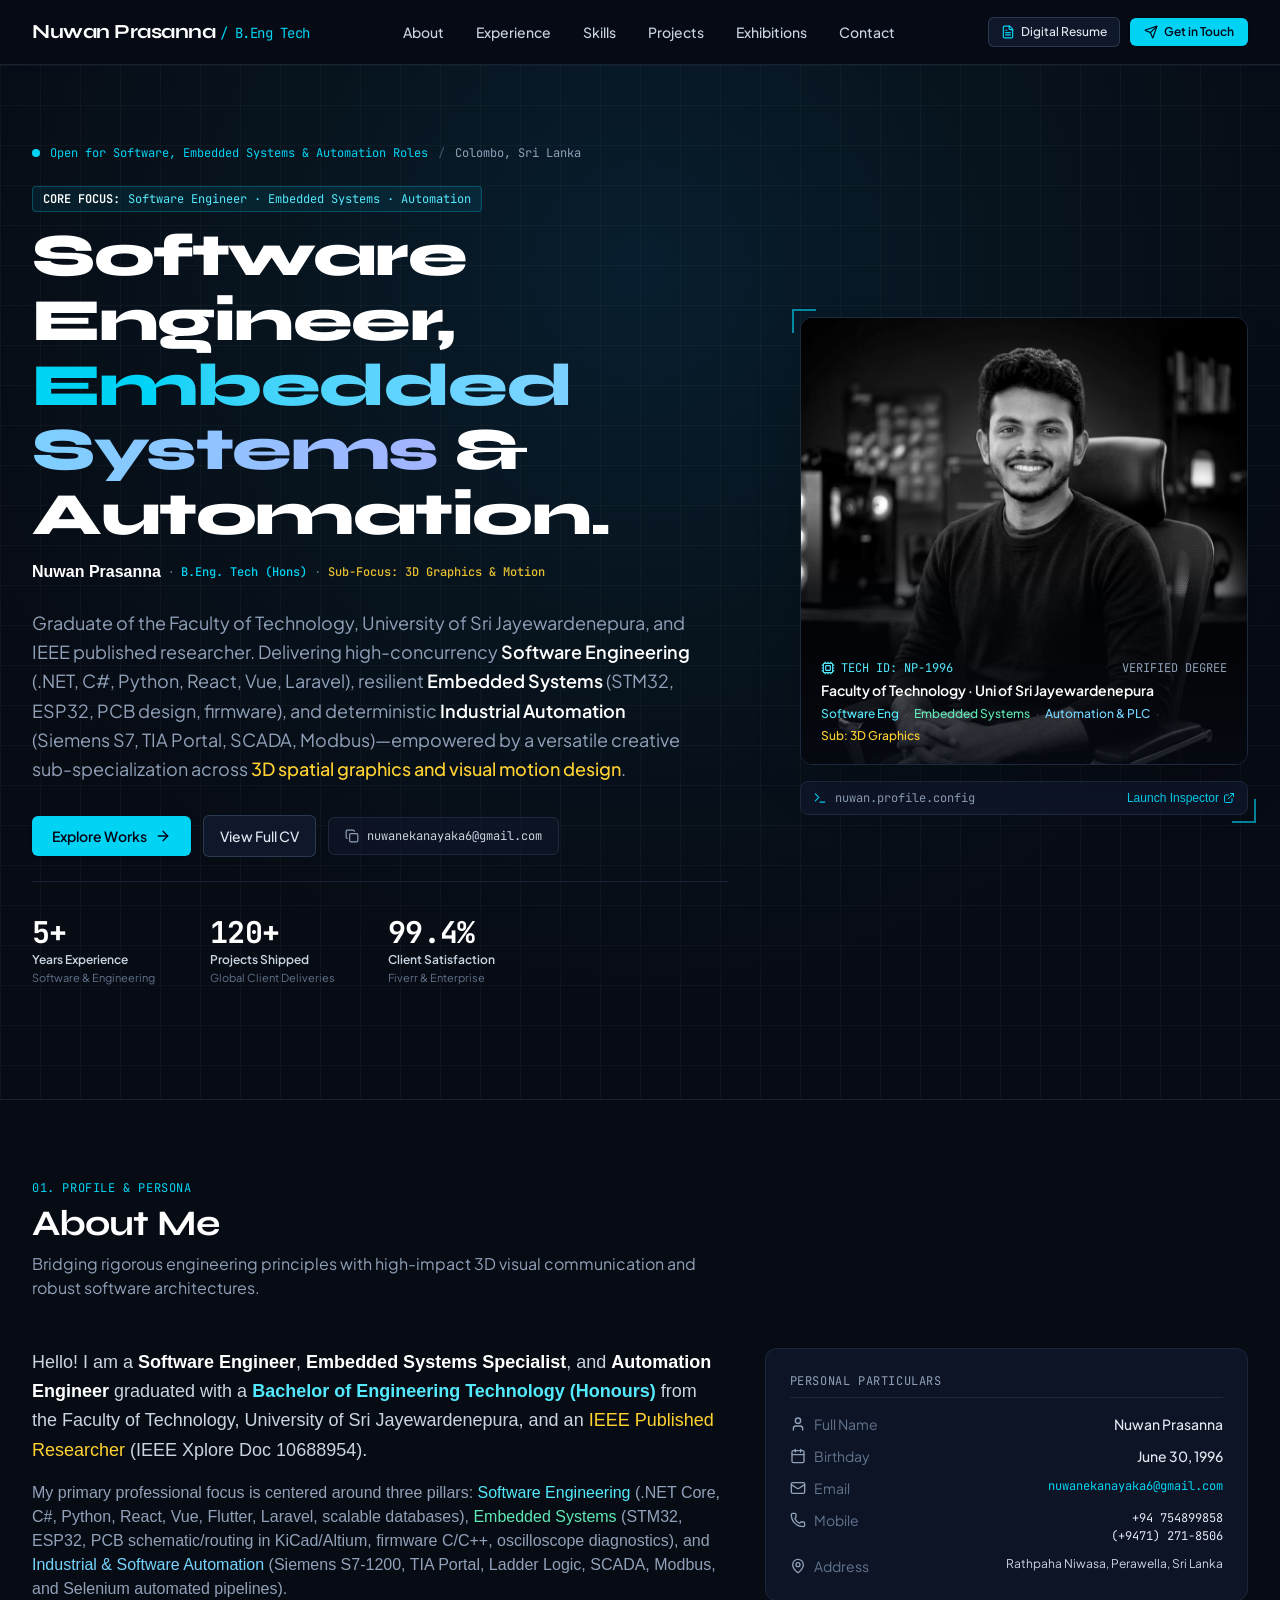
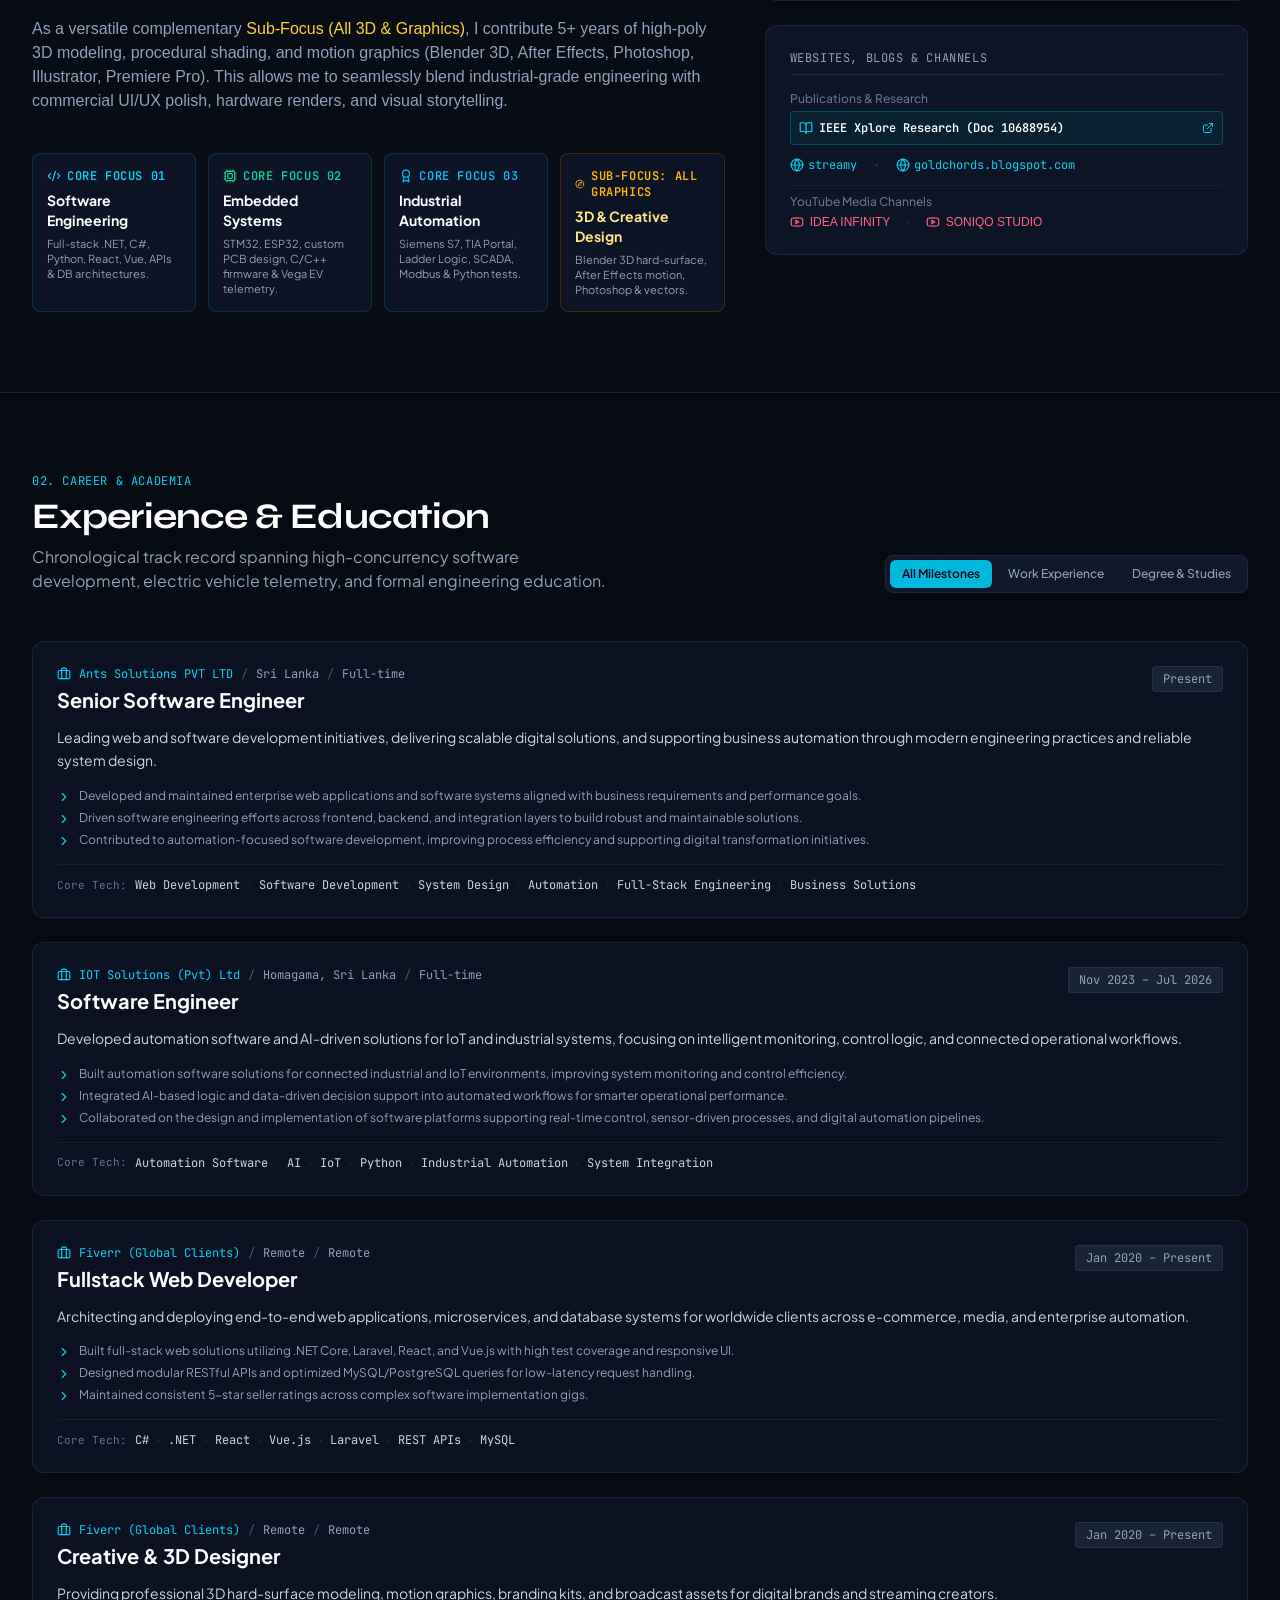
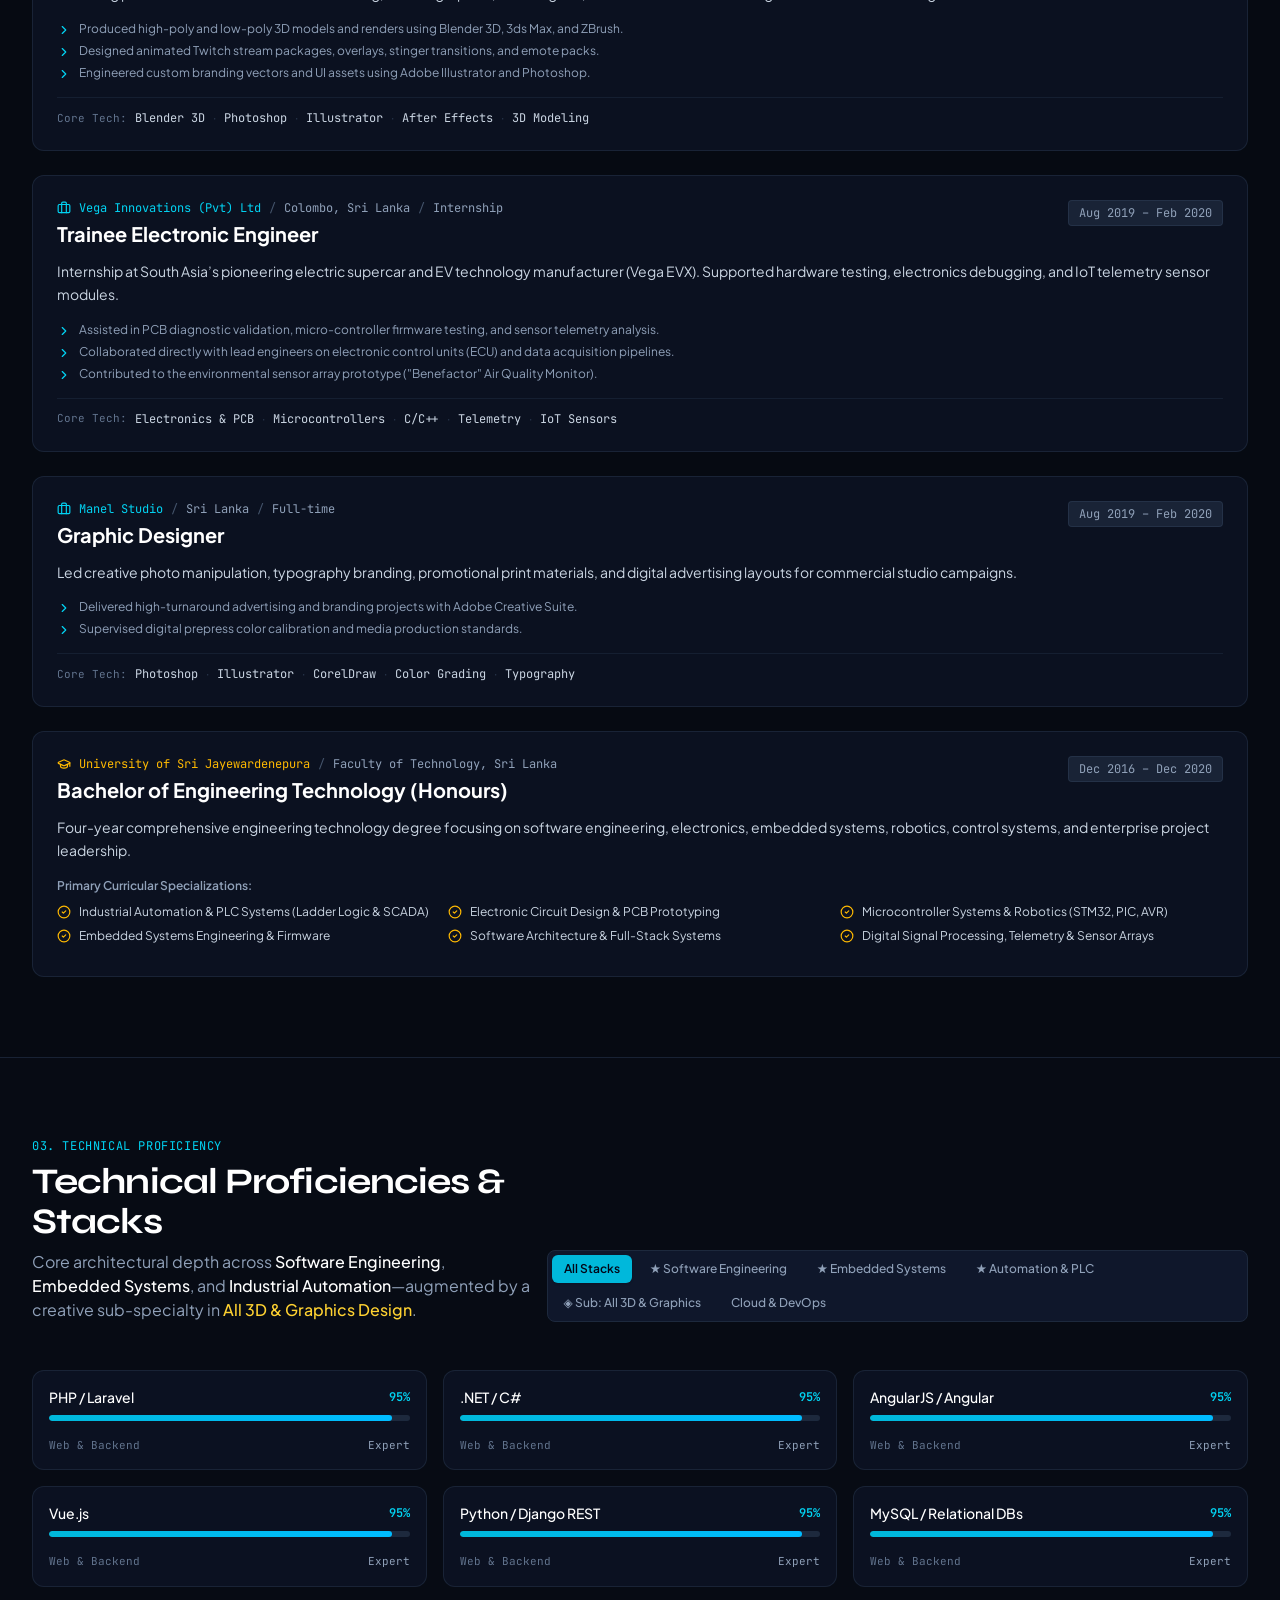
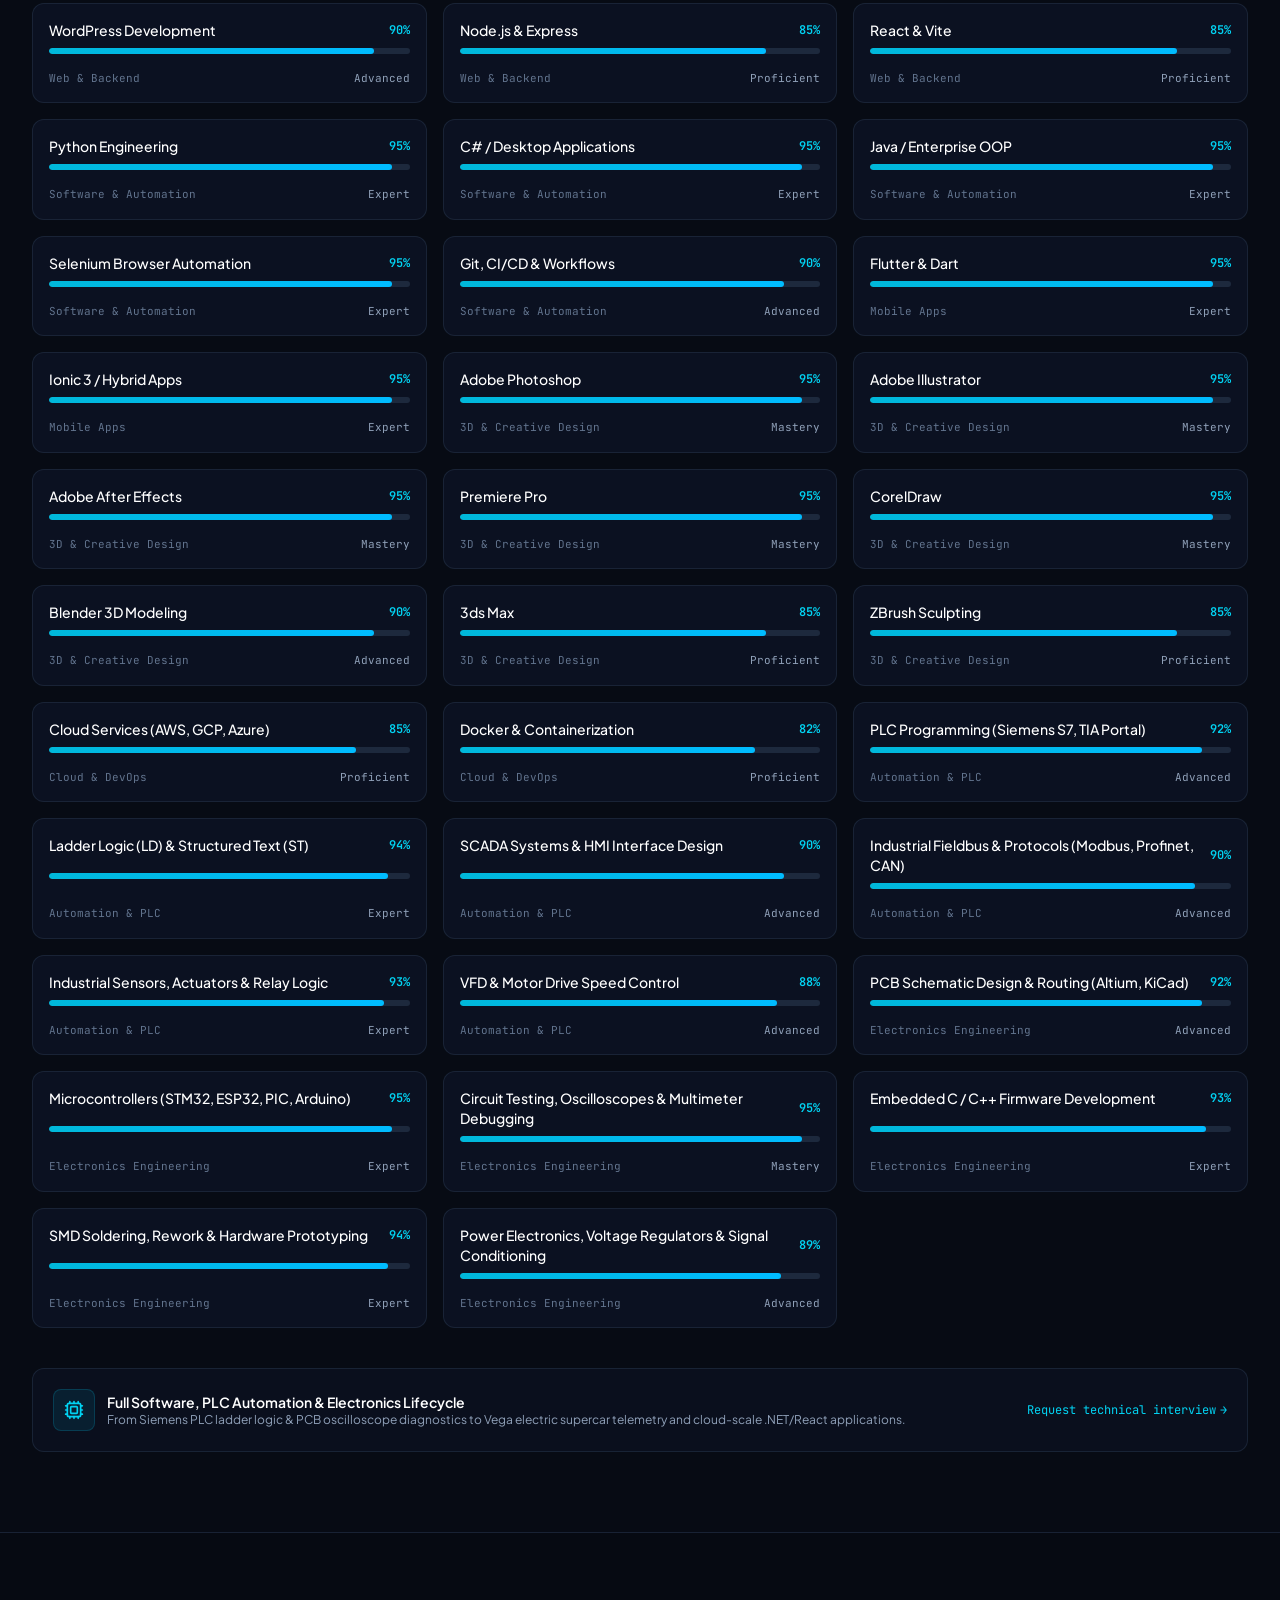
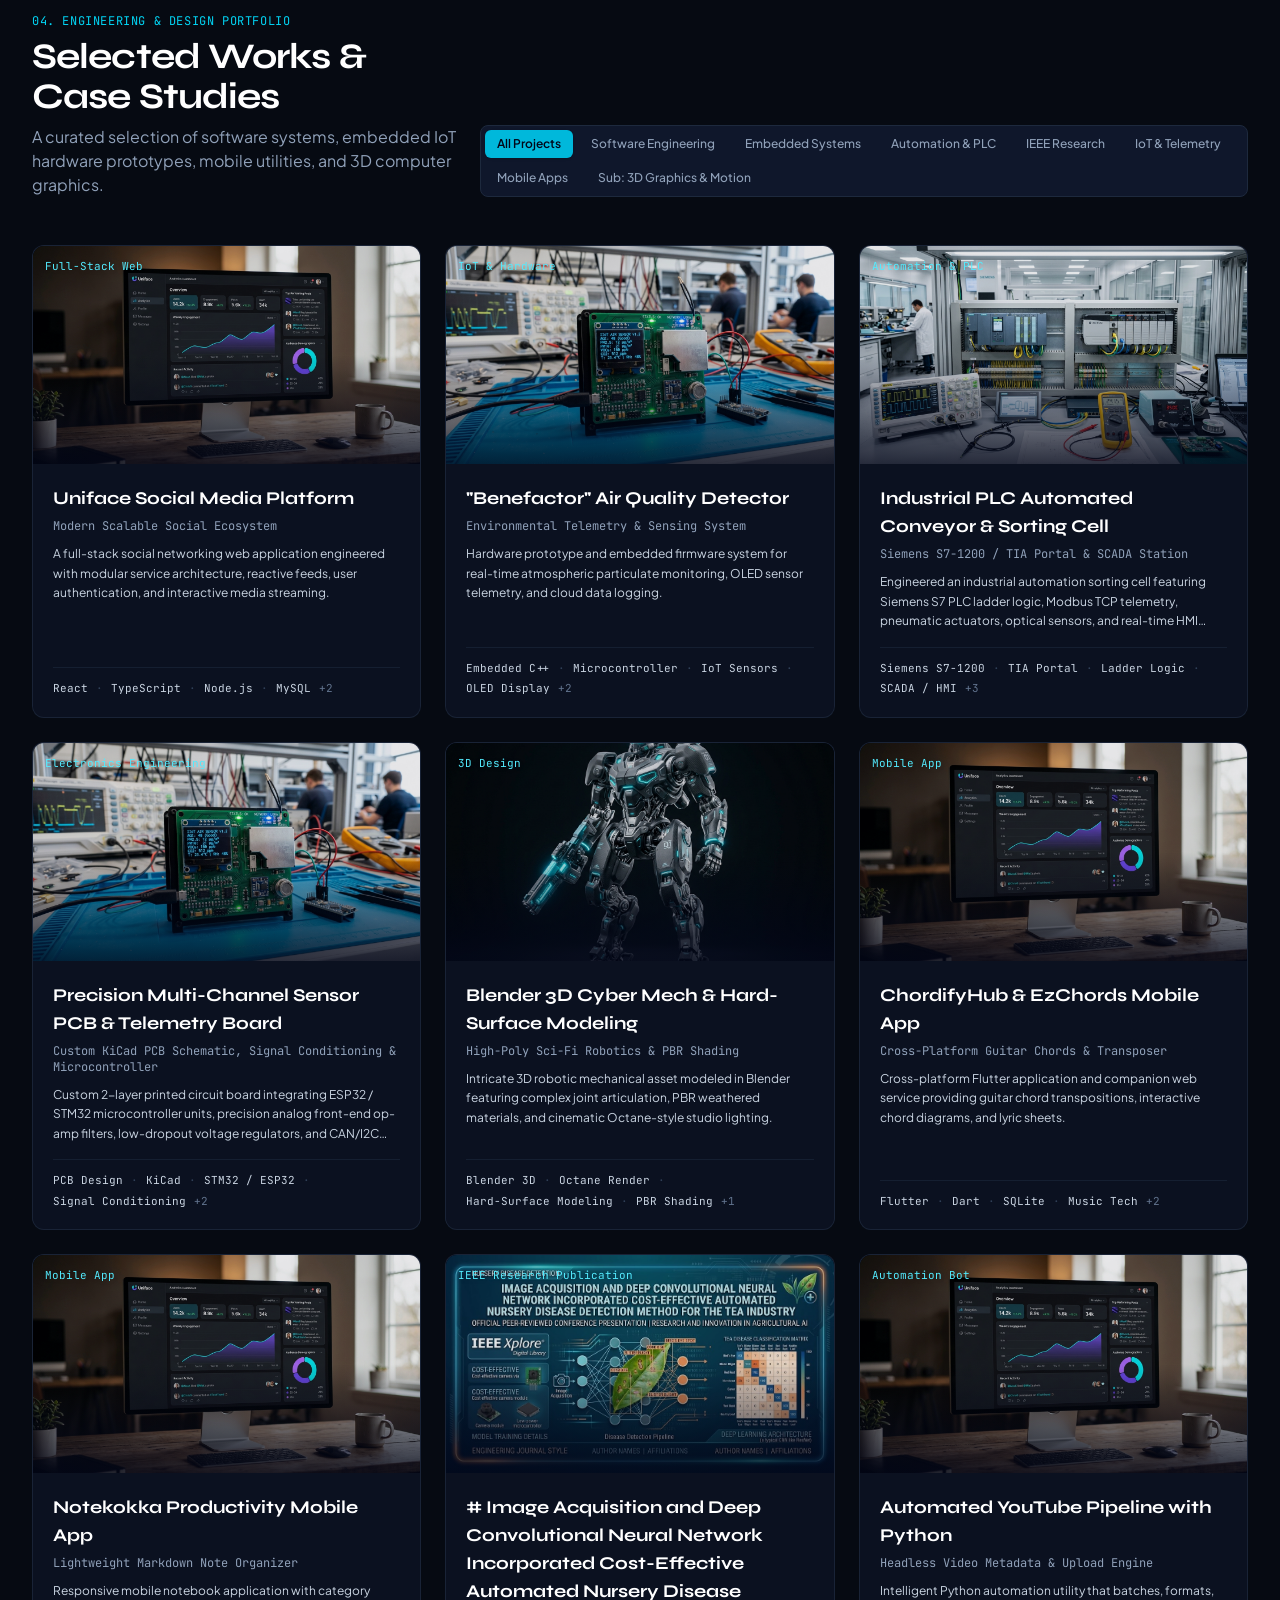
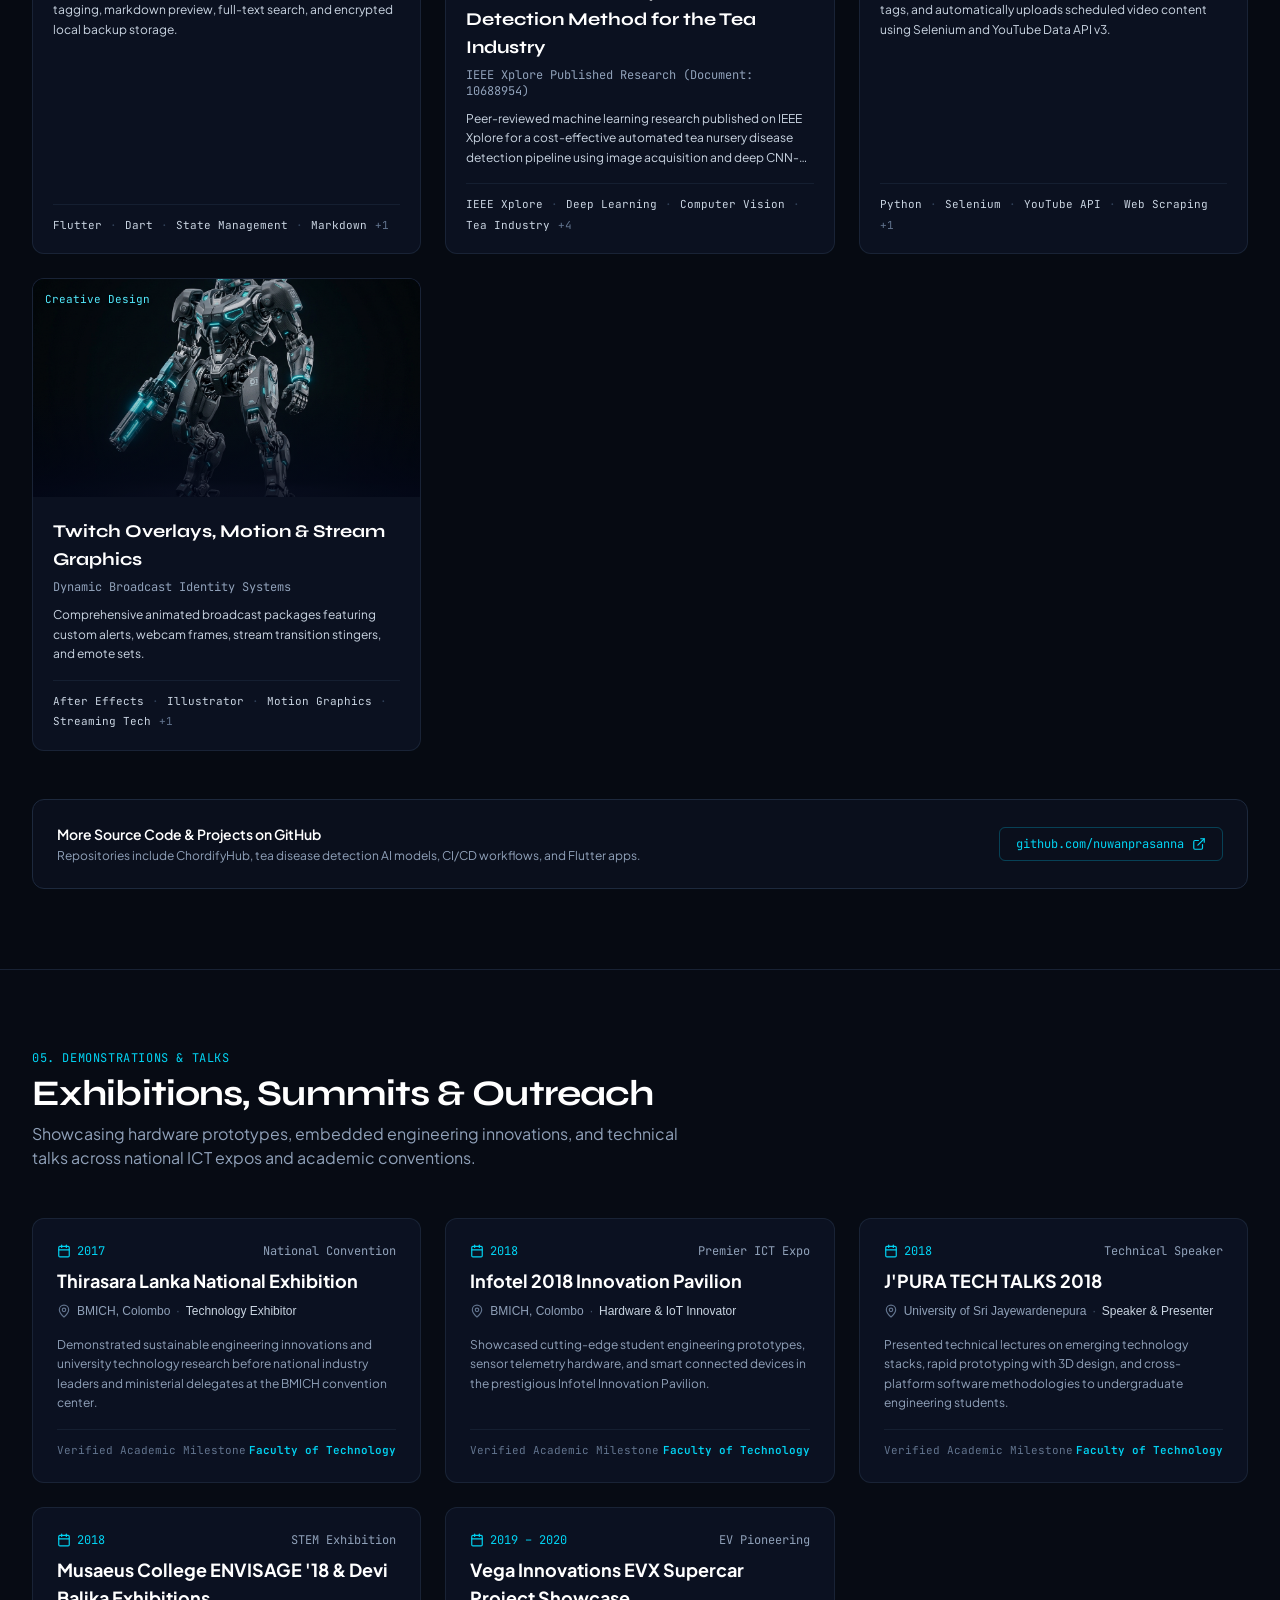
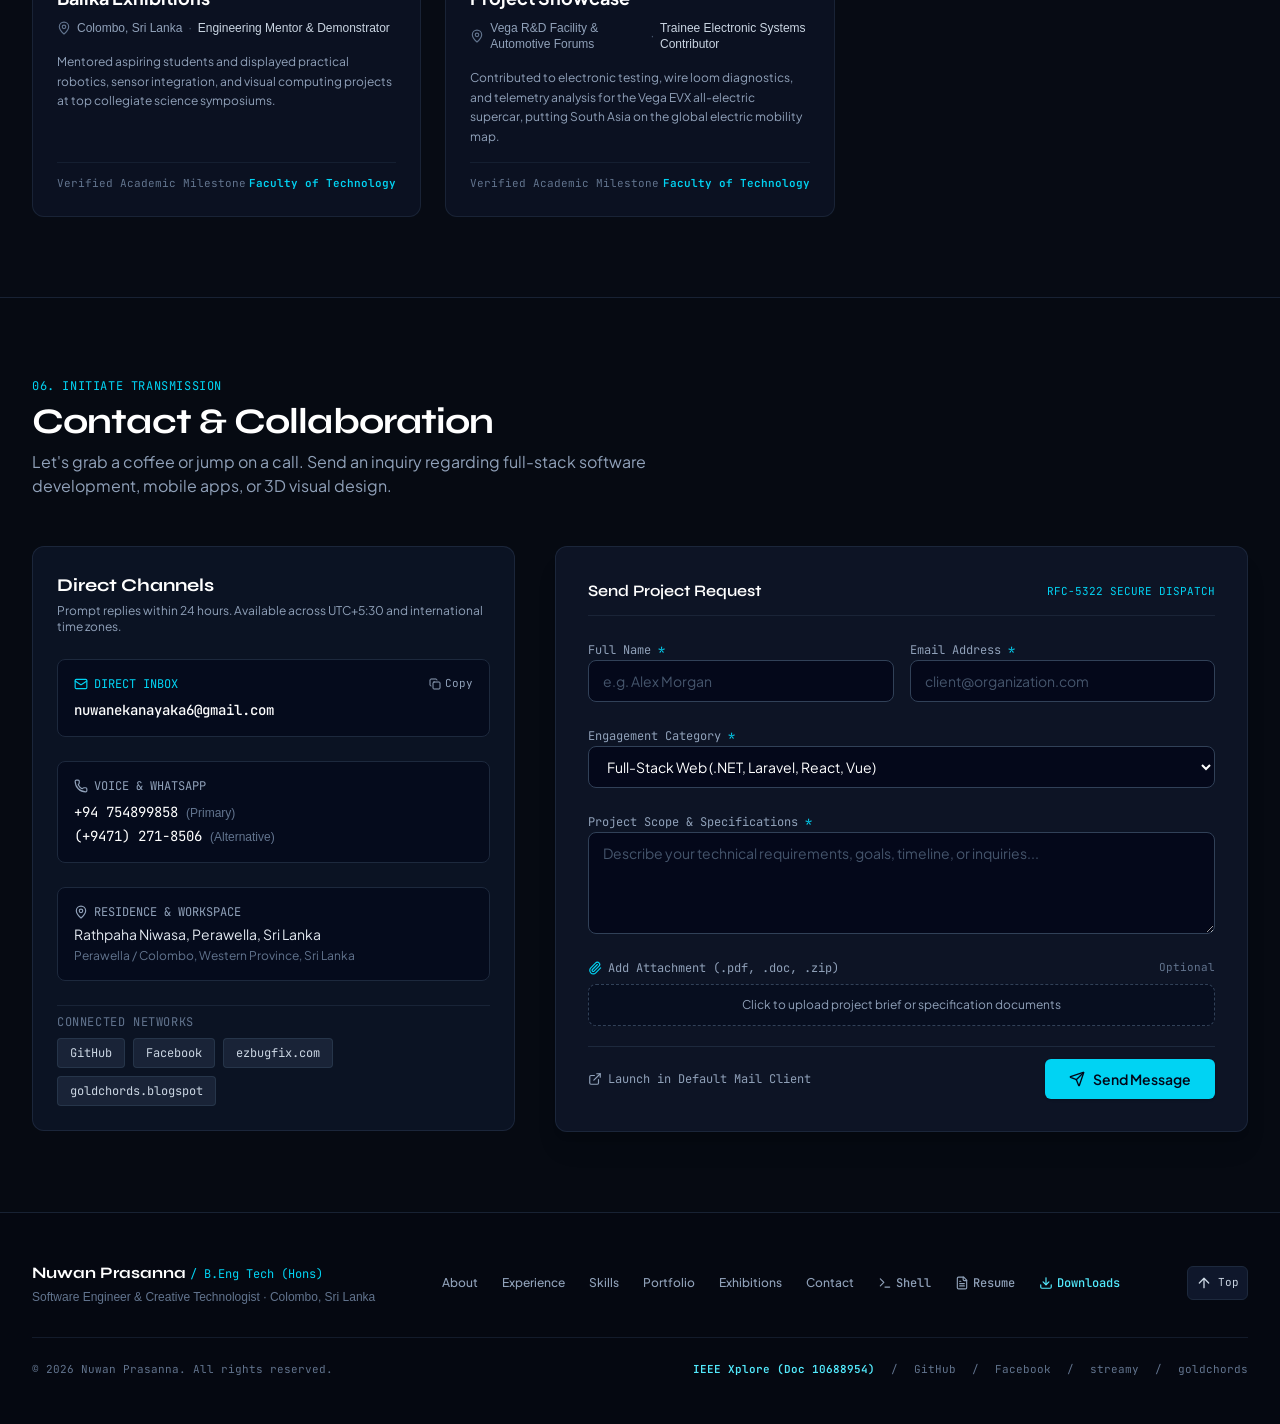
<file: index.html>
<!doctype html>
<html lang="en" class="scroll-smooth dark">
  <head>
    <meta charset="UTF-8" />
    <meta name="viewport" content="width=device-width, initial-scale=1.0" />
    <title>Nuwan Prasanna · Digital CV & Technology Portfolio</title>
    <meta name="description" content="Digital CV and creative technology portfolio of Nuwan Prasanna, Software Engineer and B.Eng Tech (Hons) graduate specializing in full-stack development, mobile apps, and 3D design." />
    <meta property="og:title" content="Nuwan Prasanna · Digital CV & Technology Portfolio" />
    <meta property="og:description" content="Digital CV and creative technology portfolio of Nuwan Prasanna, Software Engineer and B.Eng Tech (Hons) graduate specializing in full-stack development, mobile apps, and 3D design." />
    <meta property="og:type" content="website" />
    <meta name="twitter:card" content="summary_large_image" />
    <link rel="preconnect" href="https://fonts.googleapis.com" />
    <link rel="preconnect" href="https://fonts.gstatic.com" crossorigin />
    <link href="https://fonts.googleapis.com/css2?family=JetBrains+Mono:wght@400;500;600&family=Plus+Jakarta+Sans:ital,wght@0,300;0,400;0,500;0,600;0,700;1,400&family=Syne:wght@600;700;800&display=swap" rel="stylesheet" />
    <script type="module" crossorigin src="/assets/index-snHuehiW.js"></script>
    <link rel="stylesheet" crossorigin href="/assets/index-CrPFEwXT.css">
    <link rel="icon" type="image/svg+xml" href="/favicon.svg" />
  </head>
  <body class="bg-[#070b14] text-slate-100 antialiased selection:bg-cyan-500/30 selection:text-cyan-200">
    <div id="root"></div>
  </body>
</html>
</file>
